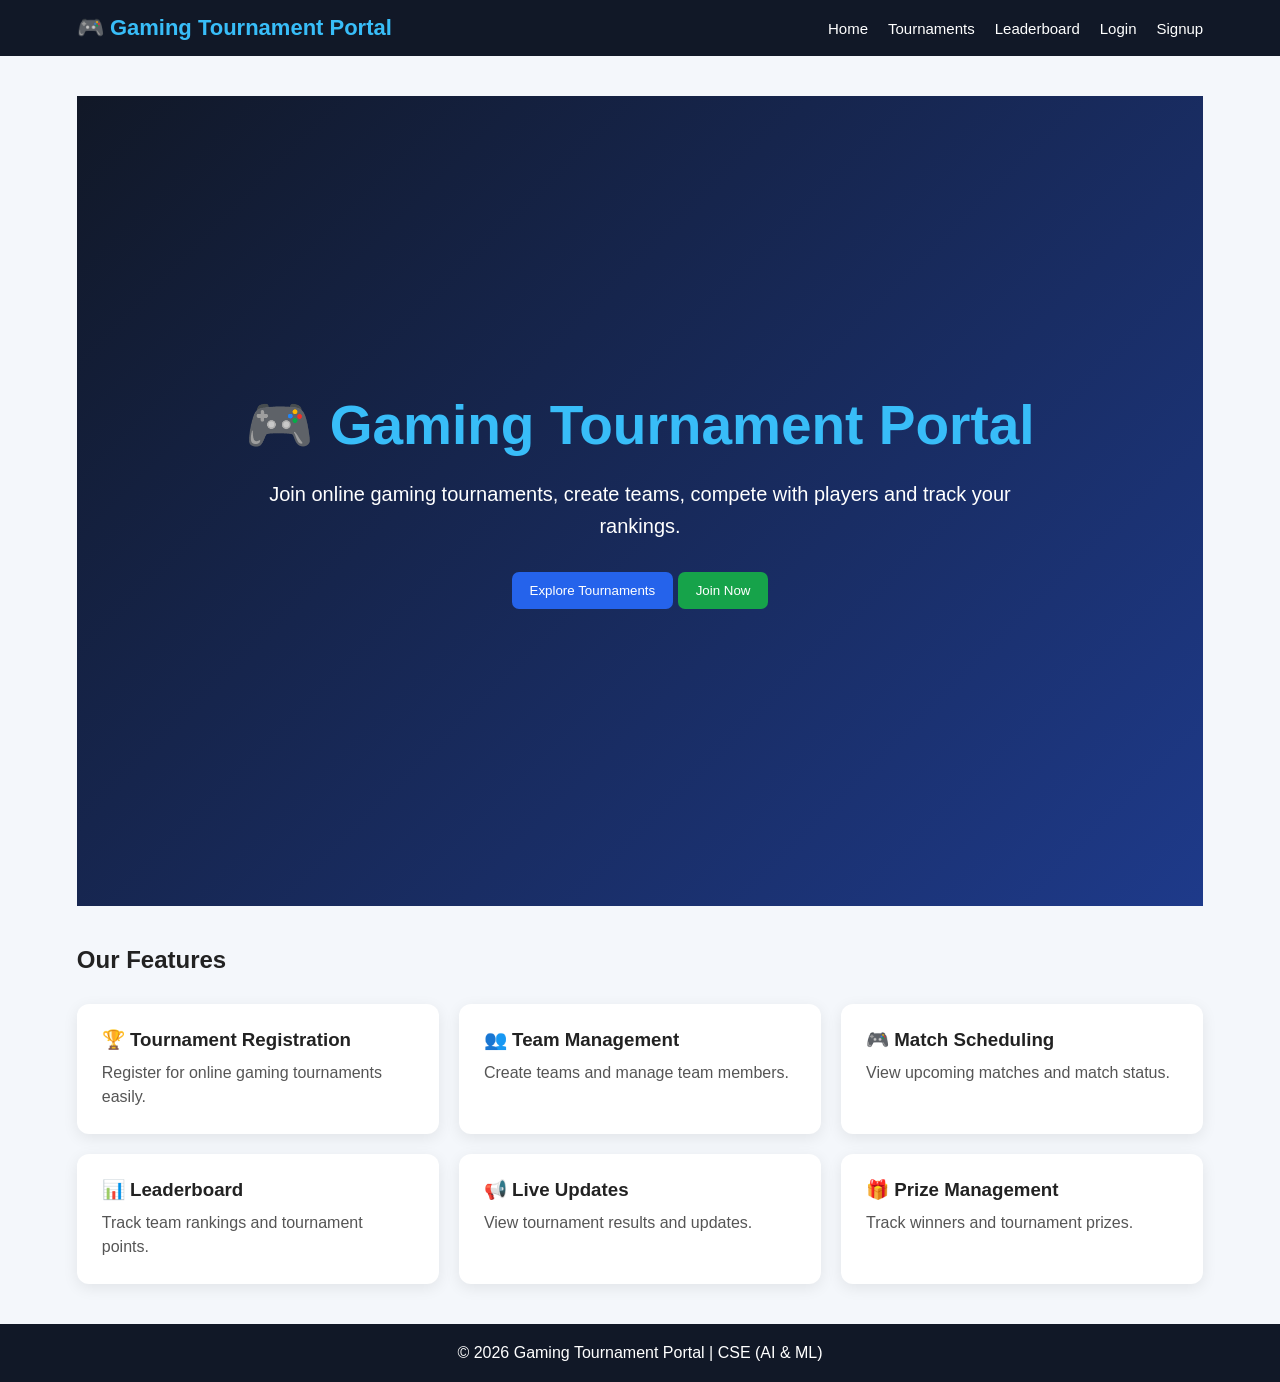
<file: gaming.html>
<!DOCTYPE html>
<html lang="en">
<head>
    <meta charset="UTF-8">
    <meta name="viewport" content="width=device-width, initial-scale=1.0">
    <title>Gaming Tournament Portal</title>

    <style>
        * {
            margin: 0;
            padding: 0;
            box-sizing: border-box;
            font-family: Arial, sans-serif;
        }

        body {
            background: #f4f7fb;
            color: #222;
        }

        /* NAVBAR */
        .navbar {
            display: flex;
            justify-content: space-between;
            align-items: center;
            background: #111827;
            padding: 15px 6%;
            color: white;
            position: sticky;
            top: 0;
            z-index: 1000;
        }

        .logo {
            font-size: 22px;
            font-weight: bold;
            color: #38bdf8;
        }

        .nav-links {
            display: flex;
            gap: 20px;
            align-items: center;
        }

        .nav-links button {
            background: none;
            border: none;
            color: white;
            cursor: pointer;
            font-size: 15px;
        }

        .nav-links button:hover {
            color: #38bdf8;
        }

        /* COMMON */
        .page {
            display: none;
            min-height: 90vh;
            padding: 40px 6%;
        }

        .active {
            display: block;
        }

        .container {
            max-width: 1200px;
            margin: auto;
        }

        h1 {
            margin-bottom: 15px;
        }

        h2 {
            margin-bottom: 20px;
        }

        h3 {
            margin-bottom: 10px;
        }

        .btn {
            border: none;
            background: #2563eb;
            color: white;
            padding: 11px 18px;
            border-radius: 7px;
            cursor: pointer;
            margin-top: 10px;
        }

        .btn:hover {
            background: #1d4ed8;
        }

        .danger {
            background: #dc2626;
        }

        .success {
            background: #16a34a;
        }

        .warning {
            background: #f59e0b;
        }

        /* HOME */
        .hero {
            min-height: 90vh;
            display: flex;
            justify-content: center;
            align-items: center;
            text-align: center;
            background: linear-gradient(135deg, #111827, #1e3a8a);
            color: white;
        }

        .hero-content {
            max-width: 800px;
        }

        .hero h1 {
            font-size: 55px;
            color: #38bdf8;
        }

        .hero p {
            font-size: 20px;
            margin: 20px 0;
            line-height: 1.6;
        }

        /* CARDS */
        .cards {
            display: grid;
            grid-template-columns: repeat(3, 1fr);
            gap: 20px;
            margin-top: 30px;
        }

        .card {
            background: white;
            padding: 25px;
            border-radius: 12px;
            box-shadow: 0 4px 15px rgba(0,0,0,0.08);
        }

        .card p {
            color: #555;
            line-height: 1.5;
        }

        /* FORMS */
        .form-box {
            max-width: 500px;
            margin: 30px auto;
            background: white;
            padding: 30px;
            border-radius: 12px;
            box-shadow: 0 4px 15px rgba(0,0,0,0.1);
        }

        input, select {
            width: 100%;
            padding: 12px;
            margin: 8px 0 15px;
            border: 1px solid #ccc;
            border-radius: 6px;
        }

        label {
            font-weight: bold;
        }

        /* DASHBOARD */
        .dashboard-grid {
            display: grid;
            grid-template-columns: repeat(4, 1fr);
            gap: 20px;
            margin: 25px 0;
        }

        .stat {
            background: white;
            padding: 25px;
            border-radius: 10px;
            text-align: center;
            box-shadow: 0 4px 12px rgba(0,0,0,0.08);
        }

        .stat h2 {
            color: #2563eb;
            font-size: 32px;
        }

        /* TABLE */
        .table-box {
            background: white;
            padding: 20px;
            border-radius: 10px;
            overflow-x: auto;
            margin-top: 20px;
        }

        table {
            width: 100%;
            border-collapse: collapse;
        }

        th, td {
            padding: 13px;
            border-bottom: 1px solid #ddd;
            text-align: left;
        }

        th {
            background: #111827;
            color: white;
        }

        /* FOOTER */
        footer {
            background: #111827;
            color: white;
            text-align: center;
            padding: 20px;
        }

        /* MESSAGE */
        #message {
            position: fixed;
            top: 80px;
            right: 20px;
            background: #16a34a;
            color: white;
            padding: 15px 20px;
            border-radius: 8px;
            display: none;
            z-index: 2000;
        }

        /* RESPONSIVE */
        @media (max-width: 900px) {
            .cards {
                grid-template-columns: repeat(2, 1fr);
            }

            .dashboard-grid {
                grid-template-columns: repeat(2, 1fr);
            }

            .hero h1 {
                font-size: 40px;
            }
        }

        @media (max-width: 600px) {
            .navbar {
                flex-direction: column;
                gap: 15px;
            }

            .nav-links {
                flex-wrap: wrap;
                justify-content: center;
            }

            .cards,
            .dashboard-grid {
                grid-template-columns: 1fr;
            }

            .hero h1 {
                font-size: 32px;
            }
        }
    </style>
</head>

<body>

<!-- MESSAGE -->
<div id="message"></div>

<!-- NAVBAR -->
<nav class="navbar">
    <div class="logo">🎮 Gaming Tournament Portal</div>

    <div class="nav-links">
        <button onclick="showPage('home')">Home</button>
        <button onclick="showPage('tournaments')">Tournaments</button>
        <button onclick="showPage('leaderboard')">Leaderboard</button>
        <button onclick="showPage('login')">Login</button>
        <button onclick="showPage('signup')">Signup</button>
        <button id="logoutBtn" onclick="logout()" style="display:none;">Logout</button>
    </div>
</nav>


<!-- ================= HOME ================= -->

<section id="home" class="page active">

    <div class="hero">
        <div class="hero-content">

            <h1>🎮 Gaming Tournament Portal</h1>

            <p>
                Join online gaming tournaments, create teams,
                compete with players and track your rankings.
            </p>

            <button class="btn" onclick="showPage('tournaments')">
                Explore Tournaments
            </button>

            <button class="btn success" onclick="showPage('signup')">
                Join Now
            </button>

        </div>
    </div>

    <div class="container">

        <h2 style="margin-top:40px;">Our Features</h2>

        <div class="cards">

            <div class="card">
                <h3>🏆 Tournament Registration</h3>
                <p>Register for online gaming tournaments easily.</p>
            </div>

            <div class="card">
                <h3>👥 Team Management</h3>
                <p>Create teams and manage team members.</p>
            </div>

            <div class="card">
                <h3>🎮 Match Scheduling</h3>
                <p>View upcoming matches and match status.</p>
            </div>

            <div class="card">
                <h3>📊 Leaderboard</h3>
                <p>Track team rankings and tournament points.</p>
            </div>

            <div class="card">
                <h3>📢 Live Updates</h3>
                <p>View tournament results and updates.</p>
            </div>

            <div class="card">
                <h3>🎁 Prize Management</h3>
                <p>Track winners and tournament prizes.</p>
            </div>

        </div>

    </div>

</section>


<!-- ================= SIGNUP ================= -->

<section id="signup" class="page">

    <div class="form-box">

        <h2>📝 User Registration</h2>

        <form onsubmit="signup(event)">

            <label>Full Name</label>
            <input type="text" id="signupName"
                   placeholder="Example: Sai Teja" required>

            <label>Email</label>
            <input type="email" id="signupEmail"
                   placeholder="saiteja@gmail.com" required>

            <label>Mobile Number</label>
            <input type="tel" id="signupMobile"
                   placeholder="9876543210" required>

            <label>Username</label>
            <input type="text" id="signupUsername"
                   placeholder="saiteja123" required>

            <label>Password</label>
            <input type="password" id="signupPassword"
                   placeholder="Enter password" required>

            <label>Confirm Password</label>
            <input type="password" id="signupConfirm"
                   placeholder="Confirm password" required>

            <button class="btn" type="submit">
                Create Account
            </button>

        </form>

        <p style="margin-top:15px;">
            Already registered?
            <button class="btn" onclick="showPage('login')">
                Login
            </button>
        </p>

    </div>

</section>


<!-- ================= LOGIN ================= -->

<section id="login" class="page">

    <div class="form-box">

        <h2>🔐 Login</h2>

        <form onsubmit="login(event)">

            <label>Username</label>
            <input type="text" id="loginUsername"
                   placeholder="Enter username" required>

            <label>Password</label>
            <input type="password" id="loginPassword"
                   placeholder="Enter password" required>

            <button class="btn" type="submit">
                Login
            </button>

        </form>

        <p style="margin-top:20px;">
            <b>Demo Admin:</b> admin / admin123
        </p>

    </div>

</section>


<!-- ================= USER DASHBOARD ================= -->

<section id="user" class="page">

    <div class="container">

        <h1>👤 User Dashboard</h1>

        <p id="welcomeUser"></p>

        <div class="dashboard-grid">

            <div class="stat">
                <h2 id="userTournamentCount">0</h2>
                <p>Tournaments</p>
            </div>

            <div class="stat">
                <h2 id="userTeamCount">0</h2>
                <p>My Teams</p>
            </div>

            <div class="stat">
                <h2>3</h2>
                <p>Upcoming Matches</p>
            </div>

            <div class="stat">
                <h2>1</h2>
                <p>Current Ranking</p>
            </div>

        </div>

        <div class="cards">

            <div class="card">
                <h3>🏆 Tournaments</h3>
                <p>Register for online tournaments.</p>
                <button class="btn"
                        onclick="showPage('tournaments')">
                    View
                </button>
            </div>

            <div class="card">
                <h3>👥 My Teams</h3>
                <p>Create and manage your team.</p>
                <button class="btn"
                        onclick="showPage('teams')">
                    Manage
                </button>
            </div>

            <div class="card">
                <h3>🎮 Matches</h3>
                <p>Check upcoming matches.</p>
                <button class="btn"
                        onclick="showPage('matches')">
                    View Matches
                </button>
            </div>

            <div class="card">
                <h3>🏅 Leaderboard</h3>
                <p>Check tournament rankings.</p>
                <button class="btn"
                        onclick="showPage('leaderboard')">
                    View Ranking
                </button>
            </div>

        </div>

    </div>

</section>


<!-- ================= ADMIN DASHBOARD ================= -->

<section id="admin" class="page">

    <div class="container">

        <h1>⚙️ Admin Dashboard</h1>

        <p>Welcome, Administrator.</p>

        <div class="dashboard-grid">

            <div class="stat">
                <h2 id="adminUsers">0</h2>
                <p>Users</p>
            </div>

            <div class="stat">
                <h2 id="adminTournaments">0</h2>
                <p>Tournaments</p>
            </div>

            <div class="stat">
                <h2 id="adminTeams">0</h2>
                <p>Teams</p>
            </div>

            <div class="stat">
                <h2 id="adminMatches">0</h2>
                <p>Matches</p>
            </div>

        </div>


        <div class="card">

            <h2>➕ Add Tournament</h2>

            <input type="text" id="adminTournamentName"
                   placeholder="Tournament Name">

            <input type="text" id="adminGame"
                   placeholder="Game Name">

            <input type="date" id="adminDate">

            <button class="btn success"
                    onclick="addTournament()">
                Add Tournament
            </button>

        </div>


        <div class="table-box">

            <h2>👥 Registered Users</h2>

            <table>

                <thead>
                    <tr>
                        <th>Name</th>
                        <th>Email</th>
                        <th>Username</th>
                    </tr>
                </thead>

                <tbody id="adminUserTable"></tbody>

            </table>

        </div>

    </div>

</section>


<!-- ================= TOURNAMENTS ================= -->

<section id="tournaments" class="page">

    <div class="container">

        <h1>🏆 Online Tournaments</h1>

        <p>
            Participate in exciting online gaming tournaments.
        </p>

        <div id="tournamentCards" class="cards"></div>

    </div>

</section>


<!-- ================= TEAMS ================= -->

<section id="teams" class="page">

    <div class="container">

        <h1>👥 Team Management</h1>

        <div class="form-box">

            <h2>Create Team</h2>

            <input type="text" id="teamName"
                   placeholder="Team Name">

            <select id="teamGame">

                <option value="">Select Game</option>
                <option>BGMI</option>
                <option>Valorant</option>
                <option>Free Fire</option>
                <option>Call of Duty</option>

            </select>

            <button class="btn success"
                    onclick="createTeam()">
                Create Team
            </button>

        </div>


        <h2>My Teams</h2>

        <div id="teamCards" class="cards"></div>

    </div>

</section>


<!-- ================= MATCHES ================= -->

<section id="matches" class="page">

    <div class="container">

        <h1>🎮 Match Schedule</h1>

        <div class="table-box">

            <table>

                <thead>

                    <tr>
                        <th>Game</th>
                        <th>Team A</th>
                        <th>Team B</th>
                        <th>Date</th>
                        <th>Status</th>
                    </tr>

                </thead>

                <tbody id="matchTable"></tbody>

            </table>

        </div>

    </div>

</section>


<!-- ================= LEADERBOARD ================= -->

<section id="leaderboard" class="page">

    <div class="container">

        <h1>🏅 Tournament Leaderboard</h1>

        <div class="table-box">

            <table>

                <thead>

                    <tr>
                        <th>Rank</th>
                        <th>Team</th>
                        <th>Captain</th>
                        <th>Wins</th>
                        <th>Points</th>
                    </tr>

                </thead>

                <tbody id="leaderboardTable"></tbody>

            </table>

        </div>

    </div>

</section>


<footer>

    <p>
        © 2026 Gaming Tournament Portal |
        CSE (AI & ML)
    </p>

</footer>


<script>

    /* =====================================
       INITIAL DATA
    ===================================== */

    const defaultTournaments = [
        {
            id: 1,
            name: "BGMI Andhra Championship",
            game: "BGMI",
            date: "2026-09-25",
            mode: "Online"
        },
        {
            id: 2,
            name: "Valorant India Masters",
            game: "Valorant",
            date: "2026-09-27",
            mode: "Online"
        },
        {
            id: 3,
            name: "Free Fire Telugu Cup",
            game: "Free Fire",
            date: "2026-09-29",
            mode: "Online"
        }
    ];


    const defaultMatches = [
        {
            game: "BGMI",
            teamA: "Thunder Warriors",
            teamB: "Telugu Titans",
            date: "25-09-2026",
            status: "Upcoming"
        },
        {
            game: "Valorant",
            teamA: "Cyber Kings",
            teamB: "Phoenix Squad",
            date: "27-09-2026",
            status: "Live"
        },
        {
            game: "Free Fire",
            teamA: "Andhra Warriors",
            teamB: "Hyderabad Kings",
            date: "29-09-2026",
            status: "Upcoming"
        }
    ];


    const defaultLeaderboard = [
        {
            team: "Thunder Warriors",
            captain: "Sai Teja",
            wins: 3,
            points: 90
        },
        {
            team: "Telugu Titans",
            captain: "Kiran Reddy",
            wins: 2,
            points: 75
        },
        {
            team: "Cyber Kings",
            captain: "Harsha Vardhan",
            wins: 1,
            points: 60
        },
        {
            team: "Phoenix Squad",
            captain: "Ananya Reddy",
            wins: 1,
            points: 50
        }
    ];


    if (!localStorage.getItem("tournaments")) {
        localStorage.setItem(
            "tournaments",
            JSON.stringify(defaultTournaments)
        );
    }

    if (!localStorage.getItem("matches")) {
        localStorage.setItem(
            "matches",
            JSON.stringify(defaultMatches)
        );
    }

    if (!localStorage.getItem("leaderboard")) {
        localStorage.setItem(
            "leaderboard",
            JSON.stringify(defaultLeaderboard)
        );
    }

    if (!localStorage.getItem("users")) {
        localStorage.setItem(
            "users",
            JSON.stringify([])
        );
    }

    if (!localStorage.getItem("teams")) {
        localStorage.setItem(
            "teams",
            JSON.stringify([])
        );
    }


    /* =====================================
       PAGE NAVIGATION
    ===================================== */

    function showPage(pageId) {

        const pages = document.querySelectorAll(".page");

        pages.forEach(page => {
            page.classList.remove("active");
        });

        document.getElementById(pageId)
            .classList.add("active");

        window.scrollTo(0, 0);

        if (pageId === "tournaments") {
            loadTournaments();
        }

        if (pageId === "teams") {
            loadTeams();
        }

        if (pageId === "matches") {
            loadMatches();
        }

        if (pageId === "leaderboard") {
            loadLeaderboard();
        }

        if (pageId === "admin") {
            loadAdminDashboard();
        }

        if (pageId === "user") {
            loadUserDashboard();
        }
    }


    /* =====================================
       MESSAGE
    ===================================== */

    function showMessage(message, color = "#16a34a") {

        const box = document.getElementById("message");

        box.innerText = message;
        box.style.background = color;
        box.style.display = "block";

        setTimeout(() => {
            box.style.display = "none";
        }, 2500);
    }


    /* =====================================
       SIGNUP
    ===================================== */

    function signup(event) {

        event.preventDefault();

        const name =
            document.getElementById("signupName").value.trim();

        const email =
            document.getElementById("signupEmail").value.trim();

        const mobile =
            document.getElementById("signupMobile").value.trim();

        const username =
            document.getElementById("signupUsername").value.trim();

        const password =
            document.getElementById("signupPassword").value;

        const confirm =
            document.getElementById("signupConfirm").value;


        if (password !== confirm) {

            showMessage(
                "Passwords do not match!",
                "#dc2626"
            );

            return;
        }


        let users =
            JSON.parse(localStorage.getItem("users")) || [];


        const existing =
            users.find(user =>
                user.username === username
            );


        if (existing) {

            showMessage(
                "Username already exists!",
                "#dc2626"
            );

            return;
        }


        const newUser = {

            name,
            email,
            mobile,
            username,
            password

        };


        users.push(newUser);


        localStorage.setItem(
            "users",
            JSON.stringify(users)
        );


        showMessage(
            "Registration successful!"
        );


        event.target.reset();

        setTimeout(() => {
            showPage("login");
        }, 1200);
    }


    /* =====================================
       LOGIN
    ===================================== */

    function login(event) {

        event.preventDefault();


        const username =
            document.getElementById("loginUsername").value.trim();

        const password =
            document.getElementById("loginPassword").value;


        /* ADMIN LOGIN */

        if (
            username === "admin" &&
            password === "admin123"
        ) {

            localStorage.setItem(
                "currentUser",
                JSON.stringify({
                    name: "Administrator",
                    username: "admin",
                    role: "admin"
                })
            );

            updateNavbar();

            showMessage(
                "Admin login successful!"
            );

            setTimeout(() => {
                showPage("admin");
            }, 800);

            return;
        }


        /* USER LOGIN */

        const users =
            JSON.parse(localStorage.getItem("users")) || [];


        const user =
            users.find(
                u =>
                    u.username === username &&
                    u.password === password
            );


        if (!user) {

            showMessage(
                "Invalid username or password!",
                "#dc2626"
            );

            return;
        }


        localStorage.setItem(
            "currentUser",
            JSON.stringify({
                ...user,
                role: "user"
            })
        );


        updateNavbar();

        showMessage(
            "Login successful!"
        );


        setTimeout(() => {
            showPage("user");
        }, 800);
    }


    /* =====================================
       LOGOUT
    ===================================== */

    function logout() {

        localStorage.removeItem("currentUser");

        updateNavbar();

        showMessage(
            "Logged out successfully!"
        );

        showPage("home");
    }


    /* =====================================
       NAVBAR
    ===================================== */

    function updateNavbar() {

        const currentUser =
            JSON.parse(
                localStorage.getItem("currentUser")
            );


        document.getElementById("logoutBtn")
            .style.display =
            currentUser ? "block" : "none";
    }


    /* =====================================
       LOAD USER DASHBOARD
    ===================================== */

    function loadUserDashboard() {

        const currentUser =
            JSON.parse(
                localStorage.getItem("currentUser")
            );


        if (!currentUser ||
            currentUser.role !== "user") {

            showPage("login");

            return;
        }


        document.getElementById("welcomeUser")
            .innerText =
            "Welcome, " + currentUser.name + "!";


        const tournaments =
            JSON.parse(
                localStorage.getItem("tournaments")
            ) || [];


        const teams =
            JSON.parse(
                localStorage.getItem("teams")
            ) || [];


        document.getElementById(
            "userTournamentCount"
        ).innerText = tournaments.length;


        document.getElementById(
            "userTeamCount"
        ).innerText = teams.length;
    }


    /* =====================================
       TOURNAMENTS
    ===================================== */

    function loadTournaments() {

        const tournaments =
            JSON.parse(
                localStorage.getItem("tournaments")
            ) || [];


        const container =
            document.getElementById(
                "tournamentCards"
            );


        container.innerHTML = "";


        tournaments.forEach(tournament => {

            container.innerHTML += `

                <div class="card">

                    <h3>🏆 ${tournament.name}</h3>

                    <p>
                        <b>Game:</b>
                        ${tournament.game}
                    </p>

                    <p>
                        <b>Date:</b>
                        ${tournament.date}
                    </p>

                    <p>
                        <b>Mode:</b>
                        ${tournament.mode}
                    </p>

                    <button
                        class="btn success"
                        onclick="registerTournament('${tournament.name}')">

                        Register

                    </button>

                </div>

            `;
        });
    }


    function registerTournament(name) {

        const currentUser =
            JSON.parse(
                localStorage.getItem("currentUser")
            );


        if (!currentUser) {

            showMessage(
                "Please login first!",
                "#dc2626"
            );

            showPage("login");

            return;
        }


        let registrations =
            JSON.parse(
                localStorage.getItem(
                    "registrations"
                )
            ) || [];


        registrations.push({

            username: currentUser.username,
            tournament: name

        });


        localStorage.setItem(
            "registrations",
            JSON.stringify(registrations)
        );


        showMessage(
            "Tournament registration successful!"
        );
    }


    /* =====================================
       ADMIN - ADD TOURNAMENT
    ===================================== */

    function addTournament() {

        const name =
            document.getElementById(
                "adminTournamentName"
            ).value.trim();


        const game =
            document.getElementById(
                "adminGame"
            ).value.trim();


        const date =
            document.getElementById(
                "adminDate"
            ).value;


        if (!name || !game || !date) {

            showMessage(
                "Please fill all tournament fields!",
                "#dc2626"
            );

            return;
        }


        let tournaments =
            JSON.parse(
                localStorage.getItem(
                    "tournaments"
                )
            ) || [];


        tournaments.push({

            id: Date.now(),
            name,
            game,
            date,
            mode: "Online"

        });


        localStorage.setItem(
            "tournaments",
            JSON.stringify(tournaments)
        );


        document.getElementById(
            "adminTournamentName"
        ).value = "";


        document.getElementById(
            "adminGame"
        ).value = "";


        document.getElementById(
            "adminDate"
        ).value = "";


        showMessage(
            "Tournament added successfully!"
        );


        loadAdminDashboard();
    }


    /* =====================================
       ADMIN DASHBOARD
    ===================================== */

    function loadAdminDashboard() {

        const users =
            JSON.parse(
                localStorage.getItem("users")
            ) || [];


        const tournaments =
            JSON.parse(
                localStorage.getItem("tournaments")
            ) || [];


        const teams =
            JSON.parse(
                localStorage.getItem("teams")
            ) || [];


        const matches =
            JSON.parse(
                localStorage.getItem("matches")
            ) || [];


        document.getElementById(
            "adminUsers"
        ).innerText = users.length;


        document.getElementById(
            "adminTournaments"
        ).innerText = tournaments.length;


        document.getElementById(
            "adminTeams"
        ).innerText = teams.length;


        document.getElementById(
            "adminMatches"
        ).innerText = matches.length;


        const table =
            document.getElementById(
                "adminUserTable"
            );


        table.innerHTML = "";


        users.forEach(user => {

            table.innerHTML += `

                <tr>

                    <td>${user.name}</td>

                    <td>${user.email}</td>

                    <td>${user.username}</td>

                </tr>

            `;
        });
    }


    /* =====================================
       TEAM MANAGEMENT
    ===================================== */

    function createTeam() {

        const currentUser =
            JSON.parse(
                localStorage.getItem("currentUser")
            );


        if (!currentUser) {

            showMessage(
                "Please login first!",
                "#dc2626"
            );

            showPage("login");

            return;
        }


        const teamName =
            document.getElementById(
                "teamName"
            ).value.trim();


        const game =
            document.getElementById(
                "teamGame"
            ).value;


        if (!teamName || !game) {

            showMessage(
                "Please enter team details!",
                "#dc2626"
            );

            return;
        }


        let teams =
            JSON.parse(
                localStorage.getItem("teams")
            ) || [];


        teams.push({

            teamName,
            game,
            captain: currentUser.name,
            members: [
                currentUser.name
            ]

        });


        localStorage.setItem(
            "teams",
            JSON.stringify(teams)
        );


        document.getElementById(
            "teamName"
        ).value = "";


        showMessage(
            "Team created successfully!"
        );


        loadTeams();
    }


    function loadTeams() {

        const teams =
            JSON.parse(
                localStorage.getItem("teams")
            ) || [];


        const container =
            document.getElementById(
                "teamCards"
            );


        container.innerHTML = "";


        if (teams.length === 0) {

            container.innerHTML = `
                <div class="card">
                    <h3>No teams created yet.</h3>
                    <p>Create your first team.</p>
                </div>
            `;

            return;
        }


        teams.forEach(team => {

            container.innerHTML += `

                <div class="card">

                    <h3>👥 ${team.teamName}</h3>

                    <p>
                        <b>Game:</b>
                        ${team.game}
                    </p>

                    <p>
                        <b>Captain:</b>
                        ${team.captain}
                    </p>

                    <p>
                        <b>Members:</b>
                        ${team.members.join(", ")}
                    </p>

                </div>

            `;
        });
    }


    /* =====================================
       MATCHES
    ===================================== */

    function loadMatches() {

        const matches =
            JSON.parse(
                localStorage.getItem("matches")
            ) || [];


        const table =
            document.getElementById(
                "matchTable"
            );


        table.innerHTML = "";


        matches.forEach(match => {

            let statusClass = "";

            if (match.status === "Live") {
                statusClass = "warning";
            }

            if (match.status === "Completed") {
                statusClass = "success";
            }


            table.innerHTML += `

                <tr>

                    <td>${match.game}</td>

                    <td>${match.teamA}</td>

                    <td>${match.teamB}</td>

                    <td>${match.date}</td>

                    <td>

                        <span
                            class="btn ${statusClass}"
                            style="padding:6px 10px;">

                            ${match.status}

                        </span>

                    </td>

                </tr>

            `;
        });
    }


    /* =====================================
       LEADERBOARD
    ===================================== */

    function loadLeaderboard() {

        const leaderboard =
            JSON.parse(
                localStorage.getItem(
                    "leaderboard"
                )
            ) || [];


        leaderboard.sort(
            (a, b) => b.points - a.points
        );


        const table =
            document.getElementById(
                "leaderboardTable"
            );


        table.innerHTML = "";


        leaderboard.forEach(
            (team, index) => {

                table.innerHTML += `

                    <tr>

                        <td>
                            <b>#${index + 1}</b>
                        </td>

                        <td>
                            ${team.team}
                        </td>

                        <td>
                            ${team.captain}
                        </td>

                        <td>
                            ${team.wins}
                        </td>

                        <td>
                            <b>${team.points}</b>
                        </td>

                    </tr>

                `;
            }
        );
    }


    /* =====================================
       INITIAL LOAD
    ===================================== */

    updateNavbar();
    loadTournaments();
    loadMatches();
    loadLeaderboard();

</script>

</body>
</html>
</file>
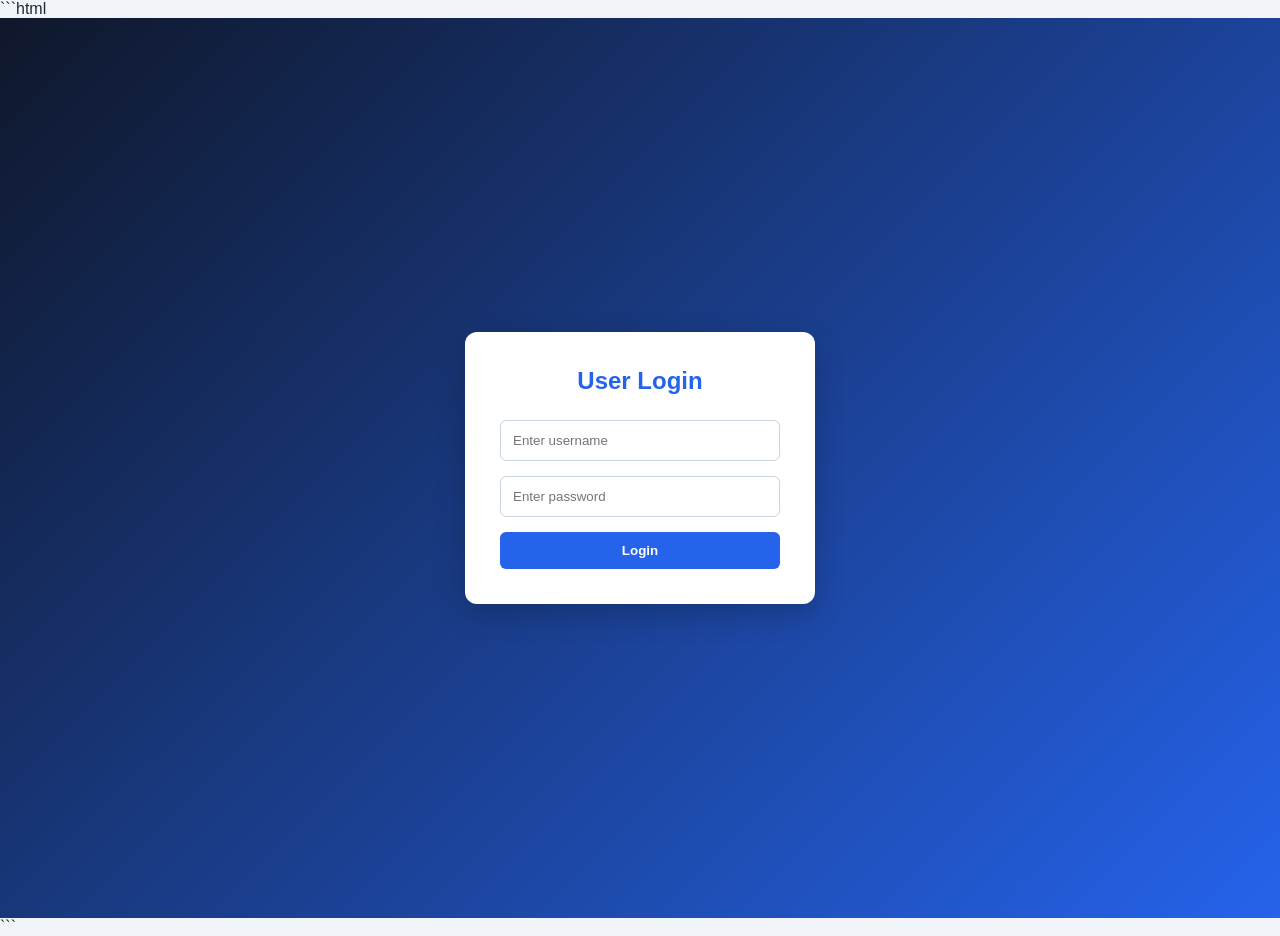
<file: Loigin session management.html>
```html
<!DOCTYPE html>
<html lang="en">
<head>
    <meta charset="UTF-8">
    <meta name="viewport" content="width=device-width, initial-scale=1.0">
    <title>Login Session Management</title>

    <style>
        * {
            margin: 0;
            padding: 0;
            box-sizing: border-box;
            font-family: Arial, sans-serif;
        }

        body {
            background: #f1f5f9;
            color: #1e293b;
        }

        /* Login Page */
        #loginPage {
            min-height: 100vh;
            display: flex;
            justify-content: center;
            align-items: center;
            background: linear-gradient(135deg, #0f172a, #2563eb);
        }

        .login-box {
            background: white;
            padding: 35px;
            width: 350px;
            border-radius: 12px;
            box-shadow: 0 10px 30px #0003;
            text-align: center;
        }

        .login-box h2 {
            color: #2563eb;
            margin-bottom: 25px;
        }

        input {
            width: 100%;
            padding: 12px;
            margin-bottom: 15px;
            border: 1px solid #cbd5e1;
            border-radius: 6px;
        }

        button {
            padding: 11px 18px;
            border: none;
            border-radius: 6px;
            cursor: pointer;
            font-weight: bold;
        }

        .login-btn {
            width: 100%;
            background: #2563eb;
            color: white;
        }

        /* Dashboard */
        #dashboard {
            display: none;
        }

        .navbar {
            background: #0f172a;
            color: white;
            padding: 18px 30px;
            display: flex;
            justify-content: space-between;
            align-items: center;
        }

        .logo {
            color: #60a5fa;
            font-size: 22px;
            font-weight: bold;
        }

        .user-info {
            display: flex;
            align-items: center;
            gap: 12px;
        }

        .avatar {
            background: #2563eb;
            width: 38px;
            height: 38px;
            border-radius: 50%;
            display: flex;
            align-items: center;
            justify-content: center;
            font-weight: bold;
        }

        .logout-btn {
            background: #ef4444;
            color: white;
        }

        .content {
            padding: 30px;
        }

        .welcome {
            margin-bottom: 25px;
        }

        .welcome h1 {
            margin-bottom: 8px;
        }

        .cards {
            display: grid;
            grid-template-columns: repeat(3, 1fr);
            gap: 20px;
        }

        .card {
            background: white;
            padding: 25px;
            border-radius: 10px;
            border-left: 5px solid #2563eb;
            box-shadow: 0 3px 12px #0000000d;
        }

        .card h3 {
            color: #64748b;
            margin-bottom: 15px;
        }

        .card p {
            color: #2563eb;
            font-size: 25px;
            font-weight: bold;
        }

        .activity {
            background: white;
            padding: 25px;
            margin-top: 25px;
            border-radius: 10px;
        }

        .activity h2 {
            margin-bottom: 15px;
        }

        .activity p {
            padding: 12px 0;
            border-bottom: 1px solid #e2e8f0;
        }

        @media (max-width: 700px) {
            .navbar {
                padding: 15px;
                gap: 12px;
                flex-wrap: wrap;
            }

            .content {
                padding: 18px;
            }

            .cards {
                grid-template-columns: 1fr;
            }
        }
    </style>
</head>

<body>

    <!-- Login Section -->
    <section id="loginPage">
        <div class="login-box">
            <h2>User Login</h2>

            <form onsubmit="loginUser(event)">
                <input type="text" id="username"
                       placeholder="Enter username" required>

                <input type="password" id="password"
                       placeholder="Enter password" required>

                <button type="submit" class="login-btn">
                    Login
                </button>
            </form>
        </div>
    </section>

    <!-- User Dashboard -->
    <section id="dashboard">

        <nav class="navbar">
            <div class="logo">MyDashboard</div>

            <!-- Username displayed at top right -->
            <div class="user-info">
                <div class="avatar" id="avatar">U</div>
                <span id="displayUsername">User</span>

                <button class="logout-btn" onclick="logoutUser()">
                    Logout
                </button>
            </div>
        </nav>

        <main class="content">
            <div class="welcome">
                <h1>Welcome, <span id="welcomeUsername"></span>!</h1>
                <p>You are successfully logged in to your dashboard.</p>
            </div>

            <div class="cards">
                <div class="card">
                    <h3>Total Projects</h3>
                    <p>08</p>
                </div>

                <div class="card">
                    <h3>Tasks Completed</h3>
                    <p>24</p>
                </div>

                <div class="card">
                    <h3>Account Status</h3>
                    <p style="color: green;">Active</p>
                </div>
            </div>

            <div class="activity">
                <h2>Dashboard Information</h2>
                <p>✓ Login session is active.</p>
                <p>✓ Username is stored in local storage.</p>
                <p>✓ Session status is managed using session storage.</p>
                <p>✓ Click Logout to end your session.</p>
            </div>
        </main>
    </section>

    <script>
        // Login Function
        function loginUser(event) {
            event.preventDefault();

            const username =
                document.getElementById("username").value.trim();

            const password =
                document.getElementById("password").value;

            if (username === "" || password === "") {
                alert("Please enter username and password.");
                return;
            }

            // Store user information in local storage
            localStorage.setItem("username", username);

            // Create login session
            sessionStorage.setItem("loggedIn", "true");

            // Display dashboard after login
            showDashboard();
        }

        // Check Session and Display Dashboard
        function showDashboard() {
            const loggedIn =
                sessionStorage.getItem("loggedIn") === "true";

            if (loggedIn) {
                const username = localStorage.getItem("username");

                if (!username) {
                    logoutUser();
                    return;
                }

                document.getElementById("loginPage").style.display = "none";
                document.getElementById("dashboard").style.display = "block";

                document.getElementById("displayUsername").textContent =
                    username;

                document.getElementById("welcomeUsername").textContent =
                    username;

                document.getElementById("avatar").textContent =
                    username.charAt(0).toUpperCase();

            } else {
                document.getElementById("loginPage").style.display = "flex";
                document.getElementById("dashboard").style.display = "none";
            }
        }

        // Logout Function
        function logoutUser() {
            // Clear login session
            sessionStorage.removeItem("loggedIn");

            // Return to login page
            document.getElementById("dashboard").style.display = "none";
            document.getElementById("loginPage").style.display = "flex";

            // Clear input fields
            document.getElementById("username").value = "";
            document.getElementById("password").value = "";

            alert("Logged out successfully!");
        }

        // Check login status when page loads
        window.addEventListener("load", showDashboard);

        // Recheck session when navigating back to the page
        window.addEventListener("pageshow", showDashboard);
    </script>

</body>
</html>
```
</file>
